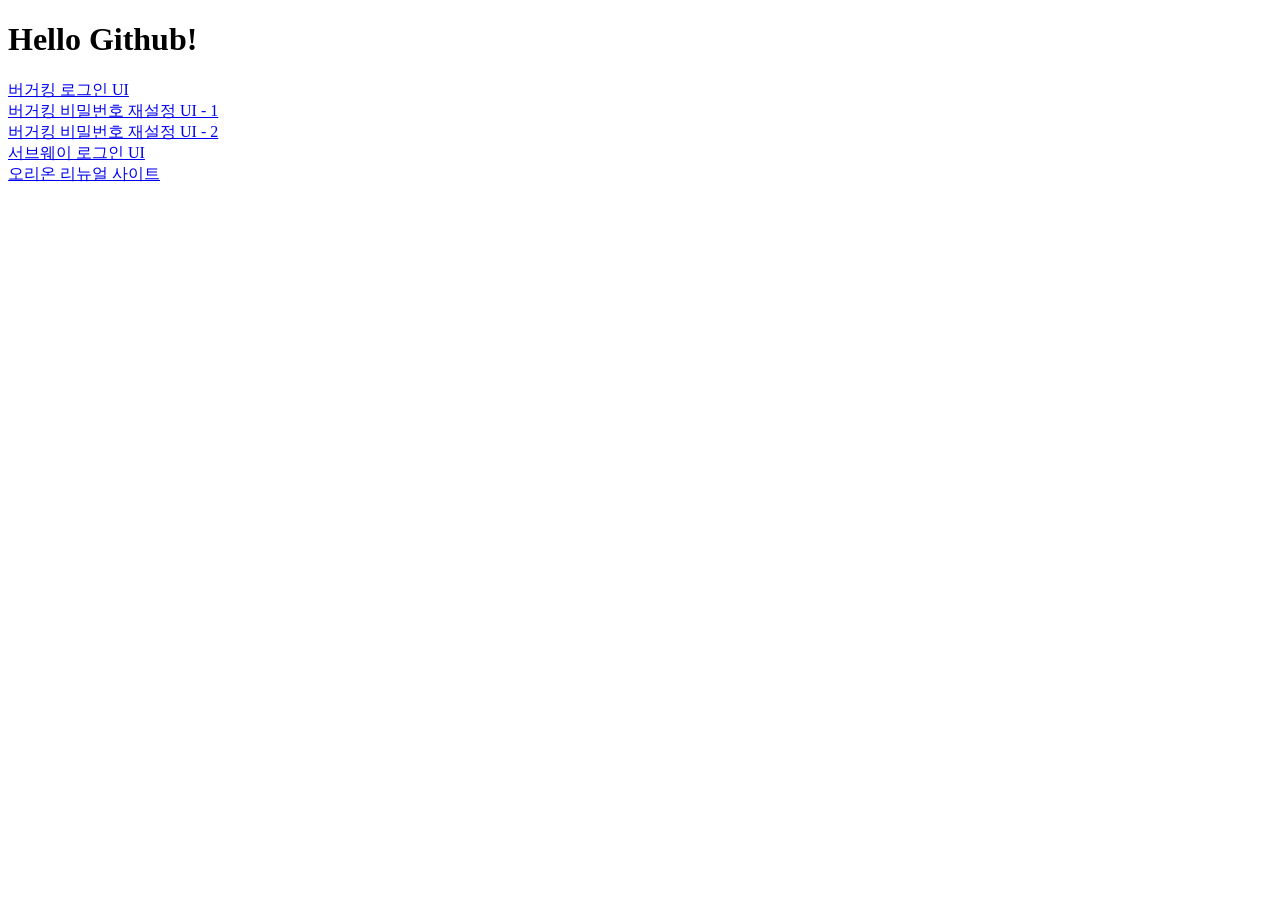
<file: index.html>
<!DOCTYPE html>
<html lang="ko">
<head>
    <meta charset="UTF-8">
    <meta name="viewport" content="width=device-width, initial-scale=1.0">
    <title>찐망고 클래스</title>
    <style>
        a { display: block; }
    </style>
</head>
<body>
    <h1>Hello Github!</h1>
    <a href="bugerking/login.html">버거킹 로그인 UI</a>
    <a href="bugerking/password_reset.html">버거킹 비밀번호 재설정 UI - 1</a>
    <a href="bugerking/password_reset2.html">버거킹 비밀번호 재설정 UI - 2</a>
    <a href="subway/login.html">서브웨이 로그인 UI</a>
    <a href="orion/index.html">오리온 리뉴얼 사이트</a>
</body>
</html>
</file>
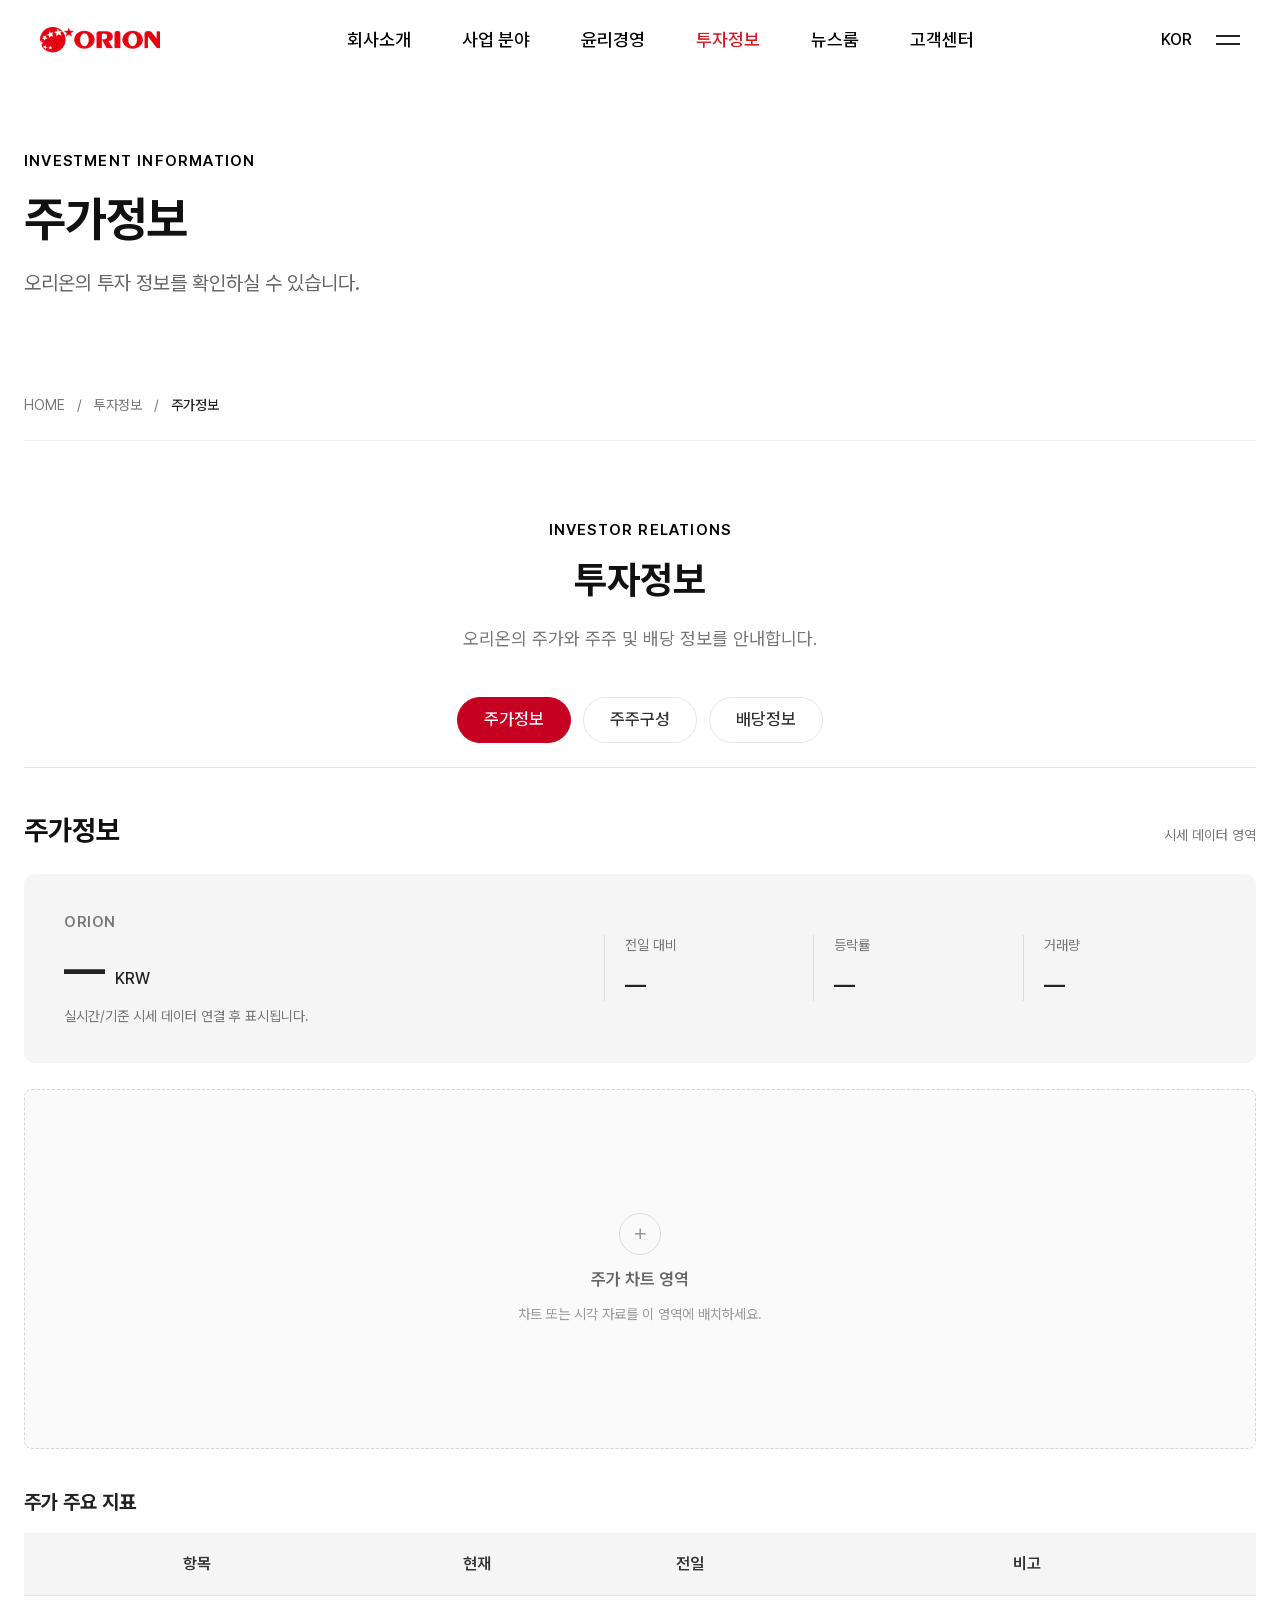
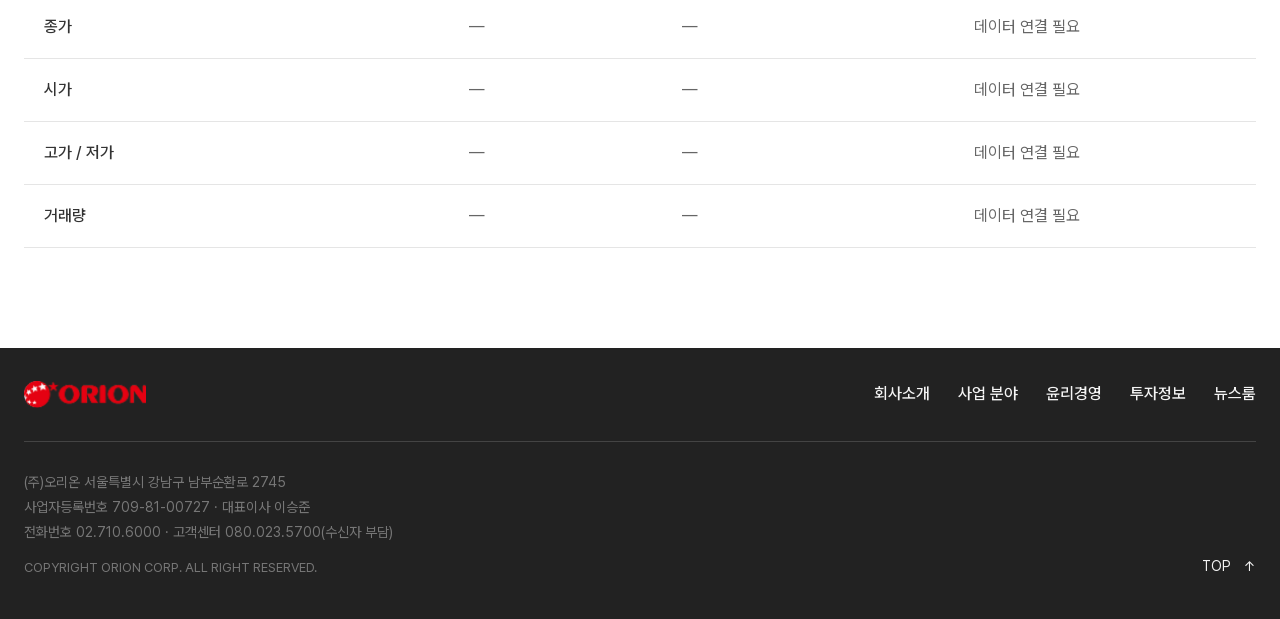
<file: orion/stock.html>
<!DOCTYPE html>
<html lang="ko">
<head>
  <meta charset="UTF-8">
  <meta name="viewport" content="width=device-width, initial-scale=1.0">
  <title>주가정보 | 오리온</title>
  <link rel="stylesheet" href="../css/default.css">
  <link rel="stylesheet" href="../font/css/pretendardvariable.css">
  <link rel="stylesheet" href="css/stock.css">
</head>
<body>
  <header class="site-header stock-header" id="page-top">
    <div class="header-inner">
      <a class="header-logo" href="index.html" aria-label="오리온 메인으로">
        <img src="img/orion_logo.png" alt="ORION">
      </a>
      <nav class="header-nav" aria-label="주요 메뉴">
        <a href="#stock-content">회사소개</a>
        <a href="#stock-content">사업 분야</a>
        <a href="#stock-content">윤리경영</a>
        <a href="#stock-content" class="is-current" aria-current="page">투자정보</a>
        <a href="#stock-content">뉴스룸</a>
        <a href="#stock-content">고객센터</a>
      </nav>
      <div class="header-tools">
        <span class="header-language">KOR</span>
        <button class="header-menu" type="button" aria-label="메뉴" aria-expanded="false">
          <span></span><span></span>
        </button>
      </div>
    </div>
  </header>

  <main id="stock-content">
    <section class="stock-visual" aria-labelledby="page-title">
      <div class="stock-visual-inner">
        <p class="stock-eyebrow">INVESTMENT INFORMATION</p>
        <h1 id="page-title">주가정보</h1>
        <p class="stock-visual-copy">오리온의 투자 정보를 확인하실 수 있습니다.</p>
      </div>
      <div class="stock-visual-image" aria-hidden="true"><!-- 이미지 교체 영역 --></div>
    </section>

    <nav class="stock-breadcrumb container" aria-label="현재 위치">
      <a href="index.html">HOME</a><span aria-hidden="true">/</span><span>투자정보</span><span aria-hidden="true">/</span><strong>주가정보</strong>
    </nav>

    <section class="stock-section container">
      <div class="stock-section-heading">
        <p class="section-kicker">INVESTOR RELATIONS</p>
        <h2>투자정보</h2>
        <p>오리온의 주가와 주주 및 배당 정보를 안내합니다.</p>
      </div>

      <div class="stock-tabs" role="tablist" aria-label="투자정보 하위 메뉴">
        <button class="stock-tab is-active" type="button" role="tab" id="tab-price" aria-controls="panel-price" aria-selected="true" data-tab="price">주가정보</button>
        <button class="stock-tab" type="button" role="tab" id="tab-shareholders" aria-controls="panel-shareholders" aria-selected="false" data-tab="shareholders" tabindex="-1">주주구성</button>
        <button class="stock-tab" type="button" role="tab" id="tab-dividend" aria-controls="panel-dividend" aria-selected="false" data-tab="dividend" tabindex="-1">배당정보</button>
      </div>

      <div class="stock-panels">
        <section class="stock-panel is-active" id="panel-price" role="tabpanel" aria-labelledby="tab-price" data-panel="price">
          <div class="panel-title-row"><h3>주가정보</h3><span class="data-caption">시세 데이터 영역</span></div>
          <div class="quote-summary">
            <div class="quote-main">
              <span class="quote-label">ORION</span>
              <strong class="quote-value">— <small>KRW</small></strong>
              <p class="quote-note">실시간/기준 시세 데이터 연결 후 표시됩니다.</p>
            </div>
            <div class="quote-stats">
              <div><span>전일 대비</span><strong>—</strong></div>
              <div><span>등락률</span><strong>—</strong></div>
              <div><span>거래량</span><strong>—</strong></div>
            </div>
          </div>
          <div class="chart-placeholder" role="img" aria-label="주가 차트 이미지 또는 차트 라이브러리 삽입 영역">
            <span class="placeholder-mark" aria-hidden="true">＋</span>
            <strong>주가 차트 영역</strong>
            <p>차트 또는 시각 자료를 이 영역에 배치하세요.</p>
          </div>
          <div class="data-table-wrap">
            <table class="stock-table">
              <caption>주가 주요 지표</caption>
              <thead><tr><th scope="col">항목</th><th scope="col">현재</th><th scope="col">전일</th><th scope="col">비고</th></tr></thead>
              <tbody>
                <tr><th scope="row">종가</th><td>—</td><td>—</td><td>데이터 연결 필요</td></tr>
                <tr><th scope="row">시가</th><td>—</td><td>—</td><td>데이터 연결 필요</td></tr>
                <tr><th scope="row">고가 / 저가</th><td>—</td><td>—</td><td>데이터 연결 필요</td></tr>
                <tr><th scope="row">거래량</th><td>—</td><td>—</td><td>데이터 연결 필요</td></tr>
              </tbody>
            </table>
          </div>
        </section>

        <section class="stock-panel" id="panel-shareholders" role="tabpanel" aria-labelledby="tab-shareholders" data-panel="shareholders" hidden>
          <div class="panel-title-row"><h3>주주구성</h3><span class="data-caption">공시 기준일 자료 입력</span></div>
          <div class="shareholder-layout">
            <div class="chart-placeholder share-chart-placeholder"><span class="placeholder-mark" aria-hidden="true">＋</span><strong>주주구성 차트 영역</strong><p>주주 구성 비율을 차트로 표현할 수 있습니다.</p></div>
            <div class="data-table-wrap">
              <table class="stock-table">
                <caption>주주 구성 현황</caption>
                <thead><tr><th scope="col">주주 구분</th><th scope="col">보유 주식</th><th scope="col">지분율</th></tr></thead>
                <tbody><tr><th scope="row">최대주주 및 특수관계인</th><td>—</td><td>—</td></tr><tr><th scope="row">기관 및 기타</th><td>—</td><td>—</td></tr><tr><th scope="row">개인주주</th><td>—</td><td>—</td></tr></tbody>
              </table>
            </div>
          </div>
          <p class="data-footnote">※ 실제 공시 기준일과 수치를 확인한 후 업데이트해 주세요.</p>
        </section>

        <section class="stock-panel" id="panel-dividend" role="tabpanel" aria-labelledby="tab-dividend" data-panel="dividend" hidden>
          <div class="panel-title-row"><h3>배당정보</h3><span class="data-caption">결산 기준 자료 입력</span></div>
          <p class="panel-description">주주 환원 정책 및 연도별 배당 내역을 확인할 수 있습니다.</p>
          <div class="data-table-wrap">
            <table class="stock-table dividend-table">
              <caption>연도별 배당 현황</caption>
              <thead><tr><th scope="col">구분</th><th scope="col">2025</th><th scope="col">2024</th><th scope="col">2023</th></tr></thead>
              <tbody><tr><th scope="row">주당 배당금</th><td>—</td><td>—</td><td>—</td></tr><tr><th scope="row">배당수익률</th><td>—</td><td>—</td><td>—</td></tr><tr><th scope="row">배당성향</th><td>—</td><td>—</td><td>—</td></tr></tbody>
            </table>
          </div>
          <p class="data-footnote">※ 배당 관련 수치는 사업보고서 및 공시 자료 확인 후 입력합니다.</p>
        </section>
      </div>
    </section>
  </main>

  <footer class="site-footer">
    <div class="footer-inner">
      <div class="footer-top"><a class="footer-logo" href="index.html" aria-label="오리온 메인"><img src="img/orion_logo.png" alt="ORION"></a>
        <nav class="footer-links" aria-label="푸터 메뉴"><a href="#stock-content">회사소개</a><a href="#stock-content">사업 분야</a><a href="#stock-content">윤리경영</a><a href="#stock-content">투자정보</a><a href="#stock-content">뉴스룸</a></nav>
      </div>
      <div class="footer-bottom"><div class="footer-info"><p>(주)오리온 서울특별시 강남구 남부순환로 2745</p><p>사업자등록번호 709-81-00727 · 대표이사 이승준</p><p>전화번호 02.710.6000 · 고객센터 080.023.5700(수신자 부담)</p><small>COPYRIGHT ORION CORP. ALL RIGHT RESERVED.</small></div><a class="back-top" href="#page-top">TOP <span aria-hidden="true">↑</span></a></div>
    </div>
  </footer>
  <script src="js/stock.js"></script>
</body>
</html>
</file>
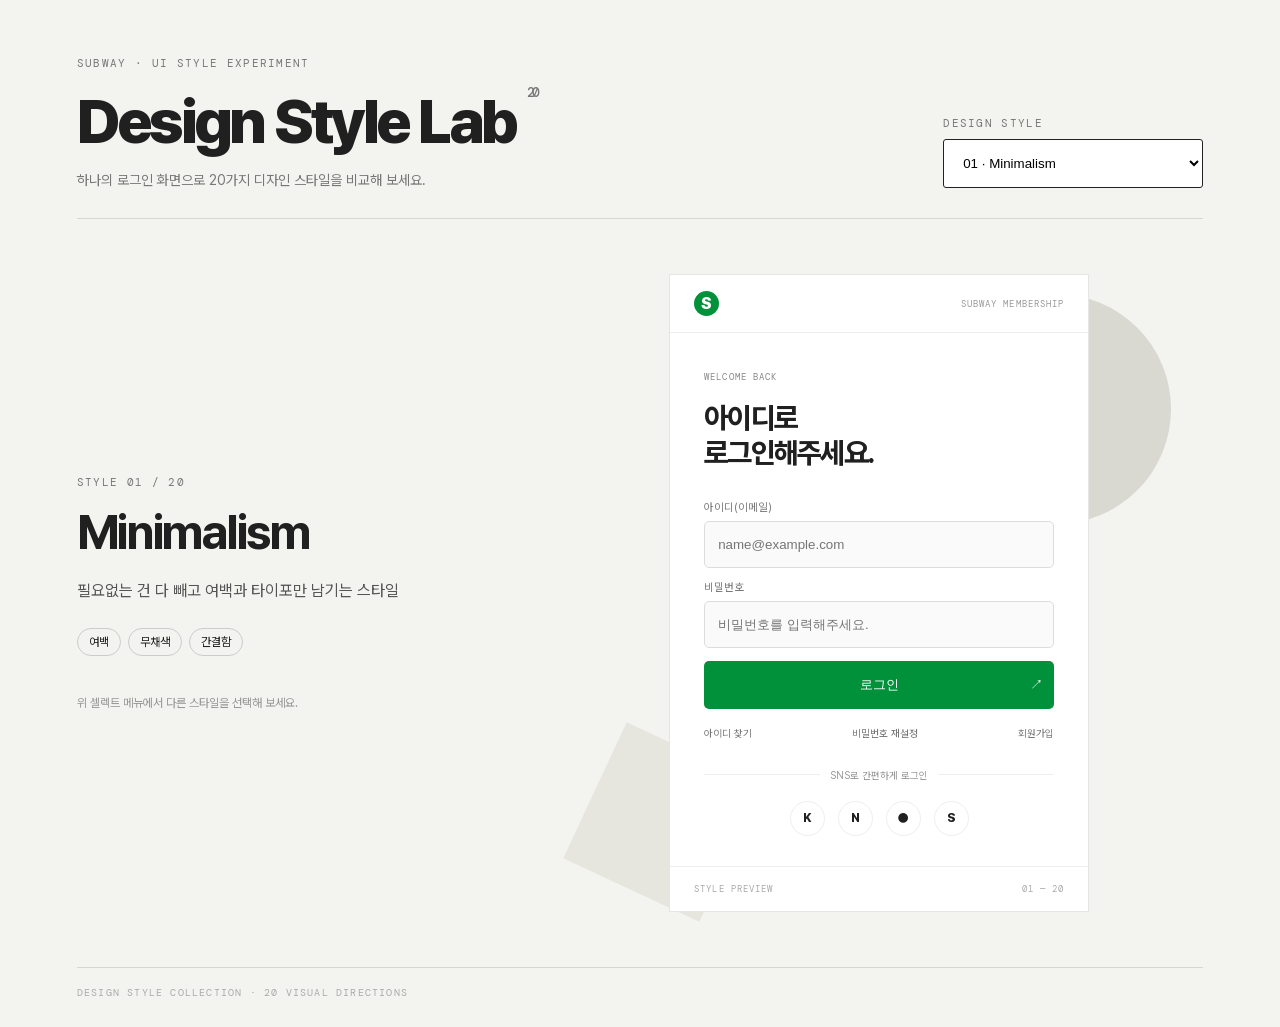
<file: subway/design-styles.html>
<!DOCTYPE html>
<html lang="ko">
<head>
  <meta charset="UTF-8">
  <meta name="viewport" content="width=device-width, initial-scale=1.0">
  <link rel="stylesheet" href="../font/css/pretendardvariable.css">
  <link rel="stylesheet" href="design-styles.css">
  <title>Design Style Lab | 20 Styles</title>
</head>
<body data-theme="minimal">
  <div class="lab">
    <header class="lab-header">
      <div>
        <p class="eyebrow">SUBWAY · UI STYLE EXPERIMENT</p>
        <h1>Design Style Lab<span>20</span></h1>
        <p class="intro">하나의 로그인 화면으로 20가지 디자인 스타일을 비교해 보세요.</p>
      </div>
      <label class="select-wrap">
        <span>DESIGN STYLE</span>
        <select id="styleSelect" aria-label="디자인 스타일 선택">
          <option value="minimal">01 · Minimalism</option>
          <option value="editorial">02 · Editorial</option>
          <option value="swiss">03 · Swiss Style</option>
          <option value="bento">04 · Bento Grid</option>
          <option value="glass">05 · Glassmorphism</option>
          <option value="clay">06 · Claymorphism</option>
          <option value="neo">07 · Neo Brutalism</option>
          <option value="maximal">08 · Maximalism</option>
          <option value="kinetic">09 · Kinetic Typography</option>
          <option value="grain">10 · Grainy Gradient</option>
          <option value="chrome">11 · Y2K Chrome</option>
          <option value="pixel">12 · Pixel Art</option>
          <option value="memphis">13 · Memphis</option>
          <option value="bauhaus">14 · Bauhaus</option>
          <option value="pop">15 · Pop Art</option>
          <option value="collage">16 · Collage</option>
          <option value="risograph">17 · Risograph</option>
          <option value="deco">18 · Art Deco</option>
          <option value="cyber">19 · Cyberpunk</option>
          <option value="iso">20 · Isometric</option>
        </select>
      </label>
    </header>

    <main class="workspace">
      <section class="style-info">
        <p class="style-number" id="styleNumber">STYLE 01 / 20</p>
        <h2 id="styleName">Minimalism</h2>
        <p id="styleDesc">필요없는 건 다 빼고 여백과 타이포만 남기는 스타일</p>
        <div class="chips" id="styleTags"><span>여백</span><span>무채색</span><span>간결함</span></div>
        <p class="hint">위 셀렉트 메뉴에서 다른 스타일을 선택해 보세요.</p>
      </section>

      <section class="preview-area" aria-live="polite">
        <div class="decor decor-a"></div><div class="decor decor-b"></div>
        <article class="preview-card">
          <div class="preview-top"><span class="brand-mark">S</span><span class="top-label">SUBWAY MEMBERSHIP</span></div>
          <div class="preview-content">
            <p class="mini-label">WELCOME BACK</p>
            <h3 class="preview-title"><span>아이디로</span><br>로그인해주세요.</h3>
            <form class="mock-form">
              <label class="mock-field"><span>아이디(이메일)</span><input type="email" placeholder="name@example.com"></label>
              <label class="mock-field"><span>비밀번호</span><input type="password" placeholder="비밀번호를 입력해주세요."></label>
              <button type="button" class="mock-button">로그인 <span>↗</span></button>
            </form>
            <div class="mock-links"><span>아이디 찾기</span><span>비밀번호 재설정</span><span>회원가입</span></div>
            <div class="mock-divider"><span>SNS로 간편하게 로그인</span></div>
            <div class="mock-social"><span>K</span><span>N</span><span>●</span><span>S</span></div>
          </div>
          <footer class="preview-footer">STYLE PREVIEW <span>01 — 20</span></footer>
        </article>
      </section>
    </main>
    <footer class="lab-footer">DESIGN STYLE COLLECTION · 20 VISUAL DIRECTIONS</footer>
  </div>
  <script src="design-styles.js"></script>
</body>
</html>
</file>
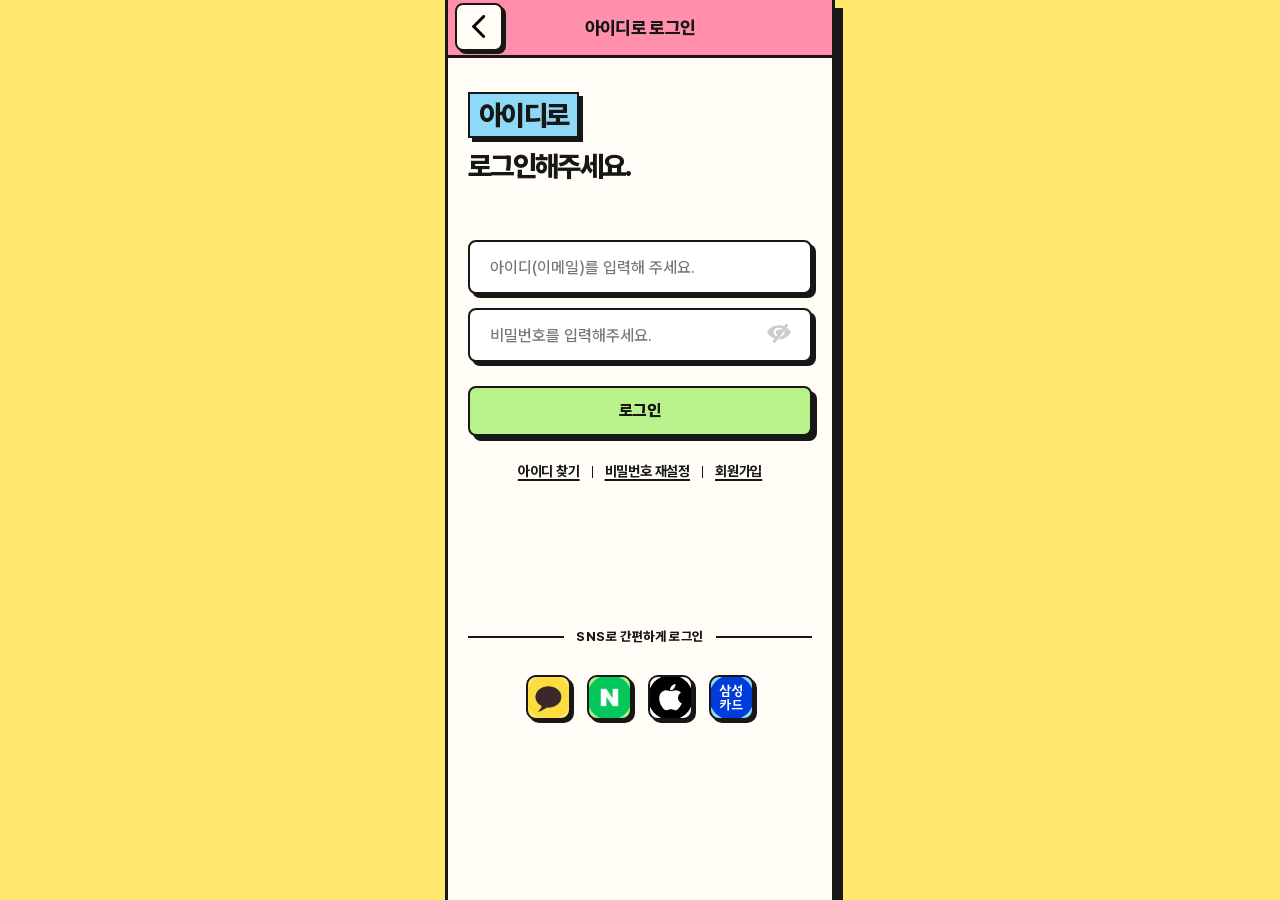
<file: subway/login.html>
<!DOCTYPE html>
<html lang="ko">
<head>
    <meta charset="UTF-8">
    <meta name="viewport" content="width=device-width, initial-scale=1.0">
    <link rel="stylesheet" href="../font/css/pretendardvariable.css">
    <link rel="stylesheet" href="../css/default.css">
    <link rel="stylesheet" href="login.css">
    <link rel="stylesheet" href="neo-brutalism.css">
    <title>써브웨이 아이디로 로그인</title>
</head>
<body>
    <div id="wrap">
        <header>
            <h1>아이디로 로그인</h1>
            <button type="button" class="prev_btn">
                <span class="sr-only">이전</span>
            </button>
        </header>

        <main>
            <h2 class="title">
                <span>아이디로</span>
                <span>로그인해주세요.</span>
            </h2>

            <form action="">
                <fieldset>
                    <legend class="sr-only">아이디 로그인</legend>

                    <div class="input_group">
                        <div class="input_box">
                            <label for="user_id" class="sr-only">아이디(이메일)</label>
                            <input type="email" id="user_id" name="user_id" placeholder="아이디(이메일)를 입력해 주세요.">
                        </div>

                        <div class="input_box password_box">
                            <label for="user_password" class="sr-only">비밀번호</label>
                            <input type="password" id="user_password" name="user_password" placeholder="비밀번호를 입력해주세요.">
                            <button type="button" class="pw_btn">
                                <span class="sr-only">비밀번호 보기</span>
                            </button>
                        </div>
                    </div>

                    <button type="submit" class="login_btn">로그인</button>
                </fieldset>
            </form>

            <nav class="login_link" aria-label="로그인 관련 메뉴">
                <ul>
                    <li><a href="#">아이디 찾기</a></li>
                    <li><a href="#">비밀번호 재설정</a></li>
                    <li><a href="#">회원가입</a></li>
                </ul>
            </nav>

            <section class="sns_login">
                <h2 class="sr-only">SNS 간편 로그인</h2>
                <p class="sns_title">SNS로 간편하게 로그인</p>

                <ul class="sns_list">
                    <li>
                        <a href="#">
                            <span class="sr-only">카카오 로그인</span>
                        </a>
                    </li>
                    <li>
                        <a href="#">
                            <span class="sr-only">네이버 로그인</span>
                        </a>
                    </li>
                    <li>
                        <a href="#">
                            <span class="sr-only">애플 로그인</span>
                        </a>
                    </li>
                    <li>
                        <a href="#">
                            <span class="sr-only">삼성 로그인</span>
                        </a>
                    </li>
                </ul>
            </section>
        </main>
    </div>
</body>
</html>
</file>
<file: css/default.css>
/* ============================================================
   reset.css
   Responsive Reset — Mobile / iOS / Android / Desktop
   ============================================================ */


/* ------------------------------------------------------------
   1. Box Sizing
   ------------------------------------------------------------ */
*,
*::before,
*::after {
  box-sizing: border-box;
}


/* ------------------------------------------------------------
   2. Reset Margin & Padding
   ------------------------------------------------------------ */
* {
  margin: 0;
  padding: 0;
}


/* ------------------------------------------------------------
   3. Root / HTML
   ------------------------------------------------------------ */
html {
  -webkit-text-size-adjust: 100%;
  text-size-adjust: 100%;
  /* scroll-behavior는 전역 설정 대신 필요한 곳에 개별 적용 권장 */
}


/* ------------------------------------------------------------
   4. Body
   ------------------------------------------------------------ */
body {
  min-height: 100dvh;
  line-height: 1.5;
  text-rendering: optimizeSpeed;
  -webkit-font-smoothing: antialiased;
  -moz-osx-font-smoothing: grayscale;
  overflow-x: hidden;
}

/* overflow-x 양쪽 차단 */
html {
  overflow-x: hidden;
}


/* ------------------------------------------------------------
   5. Typography
   ------------------------------------------------------------ */
h1, h2, h3, h4, h5, h6, p {
  overflow-wrap: break-word;
  word-break: keep-all; /* 한국어 줄바꿈 최적화 */
}


/* ------------------------------------------------------------
   6. Lists
   ------------------------------------------------------------ */
ul,
ol {
  list-style: none;
}


/* ------------------------------------------------------------
   7. Links
   ------------------------------------------------------------ */
a {
  color: inherit;
  text-decoration: none;
}


/* ------------------------------------------------------------
   8. Media
   ------------------------------------------------------------ */
img,
picture,
video,
canvas,
svg {
  display: block;
  max-width: 100%;
  vertical-align: middle; /* 인라인 이미지 하단 틈새 제거 */
}

/* 이미지 비율 유지 */
img {
  height: auto;
}


/* ------------------------------------------------------------
   9. Form Elements
   ------------------------------------------------------------ */
input,
button,
textarea,
select {
  font: inherit;
  color: inherit;
  background: none;
  border: none;
  padding: 0;
}

/* iOS 기본 스타일 제거 */
button,
input[type="button"],
input[type="submit"],
input[type="reset"],
input,
textarea,
select {
  appearance: none;
  -webkit-appearance: none;
  border-radius: 0;
}

/* 버튼 커서 */
button,
[type="button"],
[type="submit"],
[type="reset"],
[role="button"] {
  cursor: pointer;
}

/* Textarea */
textarea {
  resize: vertical;
}

/* Remove iOS input inner shadow */
input:not([type="range"]),
textarea {
  -webkit-appearance: none;
}


/* ------------------------------------------------------------
   10. Tables
   ------------------------------------------------------------ */
table {
  border-collapse: collapse;
  border-spacing: 0;
}


/* ------------------------------------------------------------
   11. Accessibility
   ------------------------------------------------------------ */
/* 포커스 링 — 완전 제거 대신 커스텀 유지 (접근성) */
:focus {
  outline: none;
}
:focus-visible {
  outline: 2px solid currentColor;
  outline-offset: 2px;
}

/* 스크린리더 전용 숨김 유틸 */
.sr-only {
  position: absolute;
  width: 1px;
  height: 1px;
  padding: 0;
  margin: -1px;
  overflow: hidden;
  clip: rect(0, 0, 0, 0);
  white-space: nowrap;
  border: 0;
}

/* 모션 감소 설정 대응 */
@media (prefers-reduced-motion: reduce) {
  *,
  *::before,
  *::after {
    animation-duration: 0.01ms !important;
    animation-iteration-count: 1 !important;
    transition-duration: 0.01ms !important;
    scroll-behavior: auto !important;
  }
}

/* hidden 속성 보장 */
[hidden] {
  display: none !important;
}


/* ------------------------------------------------------------
   12. Touch / Tap 최적화
   ------------------------------------------------------------ */
a,
button {
  -webkit-tap-highlight-color: transparent;
}

button,
a,
input,
select,
textarea {
  touch-action: manipulation;
}


/* ------------------------------------------------------------
   13. Inherit (선택적)
   ------------------------------------------------------------ */
/* 일부 브라우저에서 상속 누락 보완 */
fieldset {
  border: none;
}

legend {
  padding: 0;
}

/* hr 기본 스타일 초기화 */
hr {
  border: none;
  border-top: 1px solid currentColor;
  margin: 0;
}
</file>
<file: font/css/pretendardvariable.css>
/*
Copyright (c) 2021 Kil Hyung-jin, with Reserved Font Name Pretendard.
https://github.com/orioncactus/pretendard

This Font Software is licensed under the SIL Open Font License, Version 1.1.
This license is copied below, and is also available with a FAQ at:
http://scripts.sil.org/OFL
*/

@font-face {
	font-family: 'Pretendard Variable';
	font-weight: 45 920;
	font-style: normal;
	font-display: swap;
	src: url('../PretendardVariable.woff2') format('woff2-variations');
}
</file>
<file: orion/css/stock.css>
@charset "UTF-8";
/* Orion stock subpage — Design.md tokens & components */
:root { --stock-content-width: 1380px; }
body { color: var(--text-primary); background: var(--background-default); font-family: "Pretendard Variable", sans-serif; }
.container { width: min(100% - 48px, var(--stock-content-width)); margin-inline: auto; }

/* Header follows the main page's 80px / 1920px flex structure */
.stock-header { position: absolute; inset: 0 0 auto; z-index: 20; height: 80px; background: #fff; }
.stock-header .header-inner { width: 100%; max-width: 1920px; height: 80px; margin: 0 auto; padding: 0 24px; display: flex; align-items: center; justify-content: space-between; gap: 24px; }
.stock-header .header-logo { flex: 0 0 auto; display: flex; align-items: center; }
.stock-header .header-logo img { width: 120px; max-height: 48px; object-fit: contain; }
.stock-header .header-nav { display: flex; align-items: center; justify-content: center; gap: clamp(24px, 4vw, 64px); white-space: nowrap; }
.stock-header .header-nav a, .stock-header .header-language { color: var(--text-primary); text-decoration: none; font-size: 18px; line-height: 1; font-weight: 500; transition: color .2s ease; }
.stock-header .header-nav a:hover, .stock-header .header-nav a.is-current { color: #d71920; }
.stock-header .header-tools { display: flex; align-items: center; gap: 32px; }
.stock-header .header-language { font-size: 16px; }
.stock-header .header-menu { width: 24px; height: 24px; display: flex; flex-direction: column; justify-content: center; gap: 6px; padding: 3px 0; background: transparent; }
.stock-header .header-menu span { width: 24px; height: 2px; background: #222; display: block; }
.stock-header a:focus-visible, .stock-header button:focus-visible { outline: 2px solid currentColor; outline-offset: 3px; }

/* Subpage visual: quiet title area, no fabricated photography */
.stock-visual { position: relative; min-height: 360px; padding: 150px 24px 72px; overflow: hidden; background: var(--soft-gray); }
.stock-visual-inner { position: relative; z-index: 1; width: min(100%, 1380px); margin: 0 auto; }
.stock-eyebrow, .section-kicker { margin-bottom: 16px; color: var(--orion); font-size: 15px; font-weight: 600; letter-spacing: .08em; }
.stock-visual h1 { margin: 0; color: #111; font-size: 48px; font-weight: 700; line-height: 1.25; }
.stock-visual-copy { margin-top: 18px; color: #666; font-size: 20px; line-height: 1.6; }
.stock-visual-image { position: absolute; inset: 0; pointer-events: none; /* 추후 이미지 삽입 가능 */ }

.stock-breadcrumb { display: flex; align-items: center; gap: 12px; padding: 24px 0; color: #777; font-size: 14px; border-bottom: 1px solid #eee; }
.stock-breadcrumb a { transition: color .2s ease; }
.stock-breadcrumb a:hover { color: var(--orion); }
.stock-breadcrumb strong { color: #222; font-weight: 500; }

.stock-section { padding: 78px 0 100px; }
.stock-section-heading { text-align: center; margin-bottom: 42px; }
.stock-section-heading .section-kicker { margin-bottom: 12px; }
.stock-section-heading h2 { margin: 0; color: #111; font-size: 38px; line-height: 1.4; font-weight: 700; }
.stock-section-heading > p:last-child { margin-top: 18px; color: #777; font-size: 18px; line-height: 1.7; }

.stock-tabs { display: flex; justify-content: center; flex-wrap: wrap; gap: 12px; margin: 0 0 44px; padding-bottom: 24px; border-bottom: 1px solid #e5e5e5; }
.stock-tab { min-height: 46px; padding: 0 26px; border: 1px solid #e8e8e8; border-radius: 999px; background: #fff; color: #333; font-size: 17px; font-weight: 500; transition: color .2s ease, background-color .2s ease, border-color .2s ease; }
.stock-tab:hover { border-color: #c60020; color: #c60020; }
.stock-tab.is-active { border-color: #c60020; background: #c60020; color: #fff; }
.stock-tab:focus-visible { outline: 2px solid currentColor; outline-offset: 3px; }
.stock-panel { animation: panelFade .24s ease both; }
.stock-panel[hidden] { display: none; }
@keyframes panelFade { from { opacity: 0; transform: translateY(8px); } to { opacity: 1; transform: translateY(0); } }
.panel-title-row { display: flex; align-items: baseline; justify-content: space-between; gap: 20px; margin-bottom: 24px; }
.panel-title-row h3 { color: #111; font-size: 28px; font-weight: 700; line-height: 1.35; }
.data-caption { color: #777; font-size: 14px; }

.quote-summary { display: grid; grid-template-columns: 1fr 1.2fr; gap: 30px; padding: 36px 40px; border-radius: 10px; background: #f5f5f5; }
.quote-label { color: #777; font-size: 15px; font-weight: 600; letter-spacing: .04em; }
.quote-value { display: block; margin-top: 10px; color: #222; font-size: 42px; line-height: 1.2; font-weight: 700; }
.quote-value small { font-size: 16px; font-weight: 500; }
.quote-note { margin-top: 12px; color: #777; font-size: 14px; }
.quote-stats { display: grid; grid-template-columns: repeat(3, 1fr); align-items: center; gap: 16px; }
.quote-stats div { display: flex; flex-direction: column; gap: 12px; padding-left: 20px; border-left: 1px solid #ddd; }
.quote-stats span { color: #777; font-size: 14px; }
.quote-stats strong { color: #222; font-size: 22px; font-weight: 600; }

.chart-placeholder { min-height: 360px; margin: 26px 0 38px; display: flex; flex-direction: column; align-items: center; justify-content: center; gap: 12px; border: 1px dashed #d5d5d5; border-radius: 8px; background: #fafafa; color: #777; text-align: center; }
.placeholder-mark { display: grid; place-items: center; width: 42px; height: 42px; border: 1px solid #ddd; border-radius: 50%; color: #999; font-size: 24px; font-weight: 300; }
.chart-placeholder strong { color: #666; font-size: 17px; font-weight: 600; }
.chart-placeholder p { color: #999; font-size: 14px; }
.data-table-wrap { width: 100%; overflow-x: auto; }
.stock-table { width: 100%; border-collapse: collapse; text-align: center; font-size: 16px; }
.stock-table caption { padding: 0 0 16px; color: #222; font-size: 20px; font-weight: 700; text-align: left; }
.stock-table thead { background: #f5f5f5; }
.stock-table th, .stock-table td { padding: 19px 20px; border-bottom: 1px solid #e5e5e5; white-space: nowrap; }
.stock-table thead th { color: #333; font-weight: 600; }
.stock-table tbody th { color: #333; font-weight: 500; text-align: left; }
.stock-table tbody td { color: #666; }
.stock-table tbody tr:hover { background: #fafafa; }

.shareholder-layout { display: grid; grid-template-columns: .9fr 1.1fr; gap: 30px; align-items: stretch; }
.share-chart-placeholder { min-height: 320px; margin: 0; }
.shareholder-layout .stock-table caption { padding-top: 0; }
.data-footnote { margin-top: 16px; color: #777; font-size: 14px; line-height: 1.6; }
.panel-description { margin: -4px 0 28px; color: #666; font-size: 18px; line-height: 1.7; }

.site-footer { padding: 0 24px 42px; background: #222; color: #777; }
.footer-inner { width: min(100%, 1720px); margin: 0 auto; }
.footer-top { min-height: 94px; display: flex; align-items: center; justify-content: space-between; gap: 30px; border-bottom: 1px solid #444; }
.footer-logo img { width: 122px; height: auto; }
.footer-links { display: flex; align-items: center; flex-wrap: wrap; gap: 42px; }
.footer-links a { color: #f4f4f4; font-size: 16px; font-weight: 500; transition: color .2s ease; }
.footer-links a:hover { color: #fff; }
.footer-bottom { display: flex; justify-content: space-between; align-items: flex-end; gap: 24px; padding-top: 28px; }
.footer-info p { font-size: 14px; line-height: 1.8; }
.footer-info small { display: block; margin-top: 12px; font-size: 13px; line-height: 1.5; }
.back-top { display: inline-flex; align-items: center; gap: 12px; color: #f4f4f4; font-size: 14px; }

@media (max-width: 1600px) {
  .stock-header .header-inner { padding-inline: 40px; }
  .stock-header .header-tools { gap: 24px; }
  .footer-links { gap: 28px; }
}
@media (max-width: 1024px) {
  .stock-header, .stock-header .header-inner { height: 72px; }
  .stock-header .header-inner { padding-inline: 24px; }
  .stock-header .header-logo img { width: 104px; }
  .stock-header .header-nav { display: none; }
  .stock-header .header-tools { gap: 24px; }
  .stock-visual { min-height: 310px; padding-top: 125px; padding-bottom: 56px; }
  .stock-visual h1 { font-size: 40px; }
  .stock-section { padding: 58px 0 72px; }
  .shareholder-layout { grid-template-columns: 1fr; }
  .share-chart-placeholder { min-height: 260px; }
}
@media (max-width: 700px) {
  .container { width: calc(100% - 40px); }
  .stock-visual { min-height: 260px; padding: 110px 20px 40px; }
  .stock-eyebrow, .section-kicker { font-size: 11px; margin-bottom: 10px; }
  .stock-visual h1 { font-size: 28px; }
  .stock-visual-copy { margin-top: 12px; font-size: 14px; }
  .stock-breadcrumb { gap: 8px; padding: 17px 0; font-size: 12px; }
  .stock-section { padding: 42px 0 54px; }
  .stock-section-heading { margin-bottom: 28px; }
  .stock-section-heading h2 { font-size: 20px; }
  .stock-section-heading > p:last-child { margin-top: 12px; font-size: 14px; }
  .stock-tabs { gap: 7px; margin-bottom: 28px; padding-bottom: 18px; }
  .stock-tab { min-height: 36px; padding: 0 15px; font-size: 13px; }
  .panel-title-row { align-items: flex-start; flex-direction: column; gap: 8px; margin-bottom: 16px; }
  .panel-title-row h3 { font-size: 20px; }
  .data-caption { font-size: 12px; }
  .quote-summary { grid-template-columns: 1fr; gap: 22px; padding: 24px 20px; border-radius: 7px; }
  .quote-value { font-size: 32px; }
  .quote-stats { gap: 8px; }
  .quote-stats div { padding-left: 10px; gap: 8px; }
  .quote-stats span { font-size: 11px; }
  .quote-stats strong { font-size: 16px; }
  .chart-placeholder { min-height: 240px; margin: 18px 0 28px; }
  .stock-table { font-size: 13px; }
  .stock-table caption { font-size: 16px; }
  .stock-table th, .stock-table td { padding: 14px 12px; }
  .panel-description { font-size: 14px; }
  .site-footer { padding: 0 20px 28px; }
  .footer-top { align-items: flex-start; flex-direction: column; padding: 26px 0; gap: 22px; }
  .footer-logo img { width: 100px; }
  .footer-links { gap: 14px 22px; }
  .footer-links a { font-size: 13px; }
  .footer-bottom { align-items: flex-start; flex-direction: column; padding-top: 22px; }
  .footer-info p { font-size: 12px; }
  .footer-info small { font-size: 11px; }
}
@media (prefers-reduced-motion: reduce) { .stock-panel { animation: none; } }
</file>
<file: subway/design-styles.css>
@import url('https://fonts.googleapis.com/css2?family=DM+Mono:wght@400;500&family=Playfair+Display:ital,wght@0,600;1,600&family=Press+Start+2P&display=swap');
:root{font-family:"Pretendard Variable",sans-serif;color:#202020;background:#f3f3f0;font-synthesis:none}
*{box-sizing:border-box}
body{margin:0;min-height:100vh;background:#f3f3f0}
.lab{max-width:1440px;margin:auto;padding:56px 6vw 28px}
.lab-header{display:flex;align-items:end;justify-content:space-between;gap:32px;border-bottom:1px solid #d6d6d0;padding-bottom:30px}
.eyebrow,.select-wrap>span,.style-number,.mini-label,.top-label,.preview-footer,.lab-footer{font-family:"DM Mono",monospace;font-size:11px;letter-spacing:.12em}
.eyebrow{color:#777;margin:0 0 14px}
.lab-header h1{font-size:clamp(32px,5vw,62px);letter-spacing:-.06em;margin:0;font-weight:850}
.lab-header h1 span{font:500 13px "DM Mono";vertical-align:top;margin-left:12px;color:#777}
.intro{color:#777;margin:14px 0 0;font-size:14px}
.select-wrap{display:grid;gap:9px;min-width:260px}
.select-wrap>span{color:#777}
select{font:600 14px inherit;padding:15px 42px 15px 15px;border:1px solid #222;background:#fff;border-radius:3px;cursor:pointer}
.workspace{display:grid;grid-template-columns:minmax(220px,.75fr) minmax(350px,1.25fr);gap:7vw;align-items:center;padding:55px 0}
.style-number{color:#777}
.style-info h2{font-size:clamp(30px,4vw,48px);letter-spacing:-.05em;margin:14px 0}
.style-info>p:not(.style-number):not(.hint){line-height:1.7;color:#555;max-width:340px}
.chips{display:flex;flex-wrap:wrap;gap:7px;margin-top:24px}
.chips span{font-size:12px;border:1px solid #ccc;border-radius:20px;padding:6px 11px}
.hint{font-size:12px;color:#999;margin-top:40px}
.preview-area{position:relative;min-height:610px;display:grid;place-items:center;isolation:isolate}
.decor{position:absolute;z-index:-1}
.decor-a{width:230px;height:230px;border-radius:50%;background:#d9d9d2;top:20px;right:5%}
.decor-b{width:150px;height:150px;background:#e6e6df;bottom:15px;left:5%;transform:rotate(25deg)}
.preview-card{width:min(100%,420px);min-height:540px;background:#fff;border:1px solid #e5e5e5;position:relative;overflow:hidden;transition:all .35s ease}
.preview-top{height:58px;border-bottom:1px solid #eee;display:flex;align-items:center;justify-content:space-between;padding:0 24px}
.brand-mark{display:grid;place-items:center;width:25px;height:25px;background:#00913a;color:#fff;font-weight:900;border-radius:50%}
.top-label{font-size:9px;color:#999}
.preview-content{padding:38px 34px 30px}
.mini-label{font-size:9px;color:#888;margin:0 0 18px}
.preview-title{font-size:29px;line-height:1.2;letter-spacing:-.06em;margin:0 0 30px;font-weight:750}
.preview-title span{display:inline-block}
.mock-form{display:grid;gap:13px}
.mock-field{display:grid;gap:7px;font-size:11px;color:#777}
.mock-field input{width:100%;height:47px;border:1px solid #ddd;background:#fafafa;padding:0 13px;border-radius:5px;font:13px inherit;outline:none}
.mock-field input:focus{border-color:#555}
.mock-button{height:48px;border:0;background:#00913a;color:#fff;font:700 14px inherit;border-radius:5px;display:flex;align-items:center;justify-content:center;gap:10px;cursor:pointer}
.mock-button span{position:absolute;right:45px}
.mock-links{display:flex;justify-content:space-between;margin:18px 0 30px;font-size:10px;color:#777}
.mock-divider{display:flex;align-items:center;gap:10px;color:#999;font-size:10px;white-space:nowrap}
.mock-divider:before,.mock-divider:after{content:"";height:1px;background:#eee;flex:1}
.mock-social{display:flex;justify-content:center;gap:13px;margin-top:20px}
.mock-social span{width:35px;height:35px;border:1px solid #eee;border-radius:50%;display:grid;place-items:center;font-size:12px;font-weight:800}
.preview-footer{border-top:1px solid #eee;padding:16px 24px;color:#aaa;font-size:9px;display:flex;justify-content:space-between}
.lab-footer{border-top:1px solid #d6d6d0;padding-top:18px;color:#aaa;font-size:10px}
button,input,select{transition:all .2s ease}

/* 02 Editorial */
body[data-theme="editorial"]{background:#e9e4da}
[data-theme="editorial"] .preview-card{background:#f8f3e9;border:3px double #29251f}
[data-theme="editorial"] .preview-top,[data-theme="editorial"] .preview-footer{border-color:#29251f}
[data-theme="editorial"] .preview-title{font:italic 600 34px "Playfair Display",serif;letter-spacing:-.03em}
[data-theme="editorial"] .mock-button{background:#29251f;border-radius:0;text-transform:uppercase;letter-spacing:.12em}
[data-theme="editorial"] .mock-field input{border:0;border-bottom:1px solid #29251f;border-radius:0;background:transparent}
[data-theme="editorial"] .brand-mark{border-radius:0;background:#29251f}
[data-theme="editorial"] .decor-a{border-radius:0;background:#d2c7b6}
/* 03 Swiss */
[data-theme="swiss"]{background:#f4f0e9}
[data-theme="swiss"] .preview-card{border:0;border-radius:0}
[data-theme="swiss"] .preview-top{border-bottom:4px solid #171717}
[data-theme="swiss"] .brand-mark{border-radius:0;background:#e32620}
[data-theme="swiss"] .preview-title{font-size:39px;line-height:.98;font-weight:900}
[data-theme="swiss"] .preview-title span{color:#e32620}
[data-theme="swiss"] .mock-button{background:#e32620;border-radius:0}
[data-theme="swiss"] .mock-field input{border-radius:0;border:1px solid #111;background:#fff}
[data-theme="swiss"] .preview-footer{background:#111;color:#fff;border:0}
/* 04 Bento */
[data-theme="bento"] .preview-card{border:0;border-radius:24px;background:#f7f7f7;padding:10px}
[data-theme="bento"] .preview-top{background:#fff;border:0;border-radius:16px}
[data-theme="bento"] .preview-content{background:#fff;border-radius:18px;margin-top:10px}
[data-theme="bento"] .preview-title{font-size:26px}
[data-theme="bento"] .mock-field input{border:0;background:#f1f1f1;border-radius:12px}
[data-theme="bento"] .mock-button{border-radius:14px;background:#171717}
[data-theme="bento"] .mock-social span{border:0;background:#f0f0f0;border-radius:12px}
[data-theme="bento"] .preview-footer{border:0}
/* 05 Glass */
[data-theme="glass"]{background:radial-gradient(circle at 20% 20%,#b4d9ff,transparent 40%),linear-gradient(135deg,#c8b6fa,#b6f0df)}
[data-theme="glass"] .decor-a{background:#fff6;border:1px solid #fff9;backdrop-filter:blur(15px)}
[data-theme="glass"] .decor-b{background:#f7f5ff80;border:1px solid #fff8;backdrop-filter:blur(15px)}
[data-theme="glass"] .preview-card{background:#ffffff55;backdrop-filter:blur(24px);border:1px solid #ffffffb8;border-radius:24px;box-shadow:0 25px 60px #44508020}
[data-theme="glass"] .preview-top,[data-theme="glass"] .preview-footer{border-color:#fff8}
[data-theme="glass"] .mock-field input{background:#ffffff55;border:1px solid #fff9;border-radius:12px}
[data-theme="glass"] .mock-button{background:#5f64d8;border-radius:12px}
/* 06 Clay */
[data-theme="clay"]{background:#f4e9ff}
[data-theme="clay"] .preview-card{background:#f9f2ff;border:0;border-radius:32px;box-shadow:12px 12px 25px #cdbbe8,-10px -10px 25px #fff}
[data-theme="clay"] .preview-top{border:0}
[data-theme="clay"] .mock-field input{border:0;border-radius:16px;background:#f2e7ff;box-shadow:inset 4px 4px 8px #d7c5e7,inset -4px -4px 8px #fff}
[data-theme="clay"] .mock-button{background:#b18be4;border-radius:16px;box-shadow:5px 5px 10px #d1bce9,-4px -4px 8px #fff}
/* 07 Neo */
[data-theme="neo"]{background:#ffe66d}
[data-theme="neo"] .preview-card{border:3px solid #171717;background:#fffdf5;box-shadow:9px 9px 0 #171717}
[data-theme="neo"] .preview-top,[data-theme="neo"] .preview-footer{border-color:#171717}
[data-theme="neo"] .brand-mark{border-radius:4px;background:#ff8fab;color:#171717;border:2px solid #171717}
[data-theme="neo"] .preview-title span{background:#8ed8f8;border:2px solid #171717;padding:3px 5px;box-shadow:3px 3px #171717}
[data-theme="neo"] .mock-field input{border:2px solid #171717;border-radius:7px;box-shadow:3px 3px #171717;background:white}
[data-theme="neo"] .mock-button{background:#b8f28b;color:#171717;border:2px solid #171717;border-radius:7px;box-shadow:4px 4px #171717}
[data-theme="neo"] .mock-button:active{transform:translate(3px,3px);box-shadow:1px 1px #171717}
[data-theme="neo"] .mock-social span{border:2px solid #171717;border-radius:8px;box-shadow:2px 2px #171717}
/* 08 Maximalism */
[data-theme="maximal"]{background:conic-gradient(from 45deg,#ff6a00,#ffdf00,#ff4fa3,#7c4dff,#00c9a7,#ff6a00)}
[data-theme="maximal"] .preview-card{border:5px double #171717;box-shadow:8px 8px 0 #ff00aa,-8px -8px 0 #00d9ff}
[data-theme="maximal"] .preview-title{text-shadow:2px 2px #ff5ba7,4px 4px #60dfff}
[data-theme="maximal"] .mock-button{background:#ffdf00;color:#171717;border:3px solid #171717;border-radius:0;box-shadow:4px 4px #ff4fa3}
[data-theme="maximal"] .mock-field input{border:2px solid #171717;border-radius:0}
/* 09 Kinetic */
[data-theme="kinetic"] .preview-title{animation:kinetic 2.4s ease-in-out infinite alternate}
[data-theme="kinetic"] .preview-title span{background:linear-gradient(90deg,#ff4f9a,#6b5cff,#00c8c8,#ff4f9a);background-size:250%;color:transparent;background-clip:text}
[data-theme="kinetic"] .mock-button{background:#222;border-radius:3px}
@keyframes kinetic{from{letter-spacing:-.06em;transform:translateX(0)}to{letter-spacing:.01em;transform:translateX(3px)}}
/* 10 Grain */
[data-theme="grain"]{background:radial-gradient(at 20% 20%,#ffb5b5,transparent 40%),radial-gradient(at 80% 70%,#b6b5ff,transparent 45%),#f4d8c9}
[data-theme="grain"] .preview-card{background:linear-gradient(140deg,#fff9e8,#f4d9ee);border:1px solid #fff;border-radius:18px;box-shadow:0 20px 45px #886e8b30}
[data-theme="grain"] .mock-button{background:linear-gradient(110deg,#d47b9e,#8e80d7);border-radius:12px}
[data-theme="grain"] .decor-a{background:radial-gradient(#fff9,#ffb5b5)}
/* 11 Chrome */
[data-theme="chrome"]{background:linear-gradient(135deg,#f4caff,#c6f6ff,#fff0bd)}
[data-theme="chrome"] .preview-card{background:linear-gradient(145deg,#fff,#d9e1ea 40%,#fff);border:2px solid #aab6c4;border-radius:22px;box-shadow:inset 0 0 0 2px #fff,0 12px 30px #9aa6bb55}
[data-theme="chrome"] .preview-title{background:linear-gradient(#fff,#8d99a8 35%,#fff 50%,#7b8798 75%,#fff);color:#657184;background-clip:text}
[data-theme="chrome"] .mock-button{background:linear-gradient(#fff,#c4ccd7,#fff);color:#4c5666;border:1px solid #aab3c2;border-radius:30px}
[data-theme="chrome"] .mock-field input{border-radius:18px;background:#ffffffa8;border:1px solid #b6c1cf}
/* 12 Pixel */
[data-theme="pixel"]{background:#b7e5a5;font-family:"Press Start 2P",monospace}
[data-theme="pixel"] .preview-card{border:4px solid #222;border-radius:0;box-shadow:8px 8px 0 #222}
[data-theme="pixel"] .preview-title{font:12px/2 "Press Start 2P";letter-spacing:0}
[data-theme="pixel"] .mock-field{font-size:8px}
[data-theme="pixel"] .mock-field input{border:3px solid #222;border-radius:0;background:#fff;font:9px "DM Mono"}
[data-theme="pixel"] .mock-button{border:3px solid #222;border-radius:0;background:#8be28b;color:#222;font:9px "Press Start 2P";box-shadow:4px 4px #222}
[data-theme="pixel"] .mock-social span{border:3px solid #222;border-radius:0}
/* 13 Memphis */
[data-theme="memphis"]{background:#ffb8d4}
[data-theme="memphis"] .decor-a{background:#ffe45c;border:3px solid #171717;border-radius:50%}
[data-theme="memphis"] .decor-b{background:#70d9ef;border:3px solid #171717;transform:rotate(45deg)}
[data-theme="memphis"] .preview-card{border:3px solid #171717;border-radius:0;box-shadow:7px 7px #171717}
[data-theme="memphis"] .preview-title{background:#fff;padding:5px;transform:rotate(-2deg)}
[data-theme="memphis"] .mock-button{background:#ff7b54;color:#171717;border:2px solid #171717;border-radius:0}
/* 14 Bauhaus */
[data-theme="bauhaus"]{background:#f4eee0}
[data-theme="bauhaus"] .decor-a{background:#e32620;border-radius:50%}
[data-theme="bauhaus"] .decor-b{background:#f5c400;transform:rotate(45deg)}
[data-theme="bauhaus"] .preview-card{border:2px solid #171717;border-radius:0}
[data-theme="bauhaus"] .brand-mark{border-radius:0;background:#e32620}
[data-theme="bauhaus"] .preview-title{font-size:31px;font-weight:900}
[data-theme="bauhaus"] .mock-button{background:#0756a5;border-radius:0}
[data-theme="bauhaus"] .mock-field input{border:2px solid #171717;border-radius:0}
/* 15 Pop Art */
[data-theme="pop"]{background-color:#ffe65c;background-image:radial-gradient(#171717 1.5px,transparent 1.5px);background-size:12px 12px}
[data-theme="pop"] .preview-card{border:4px solid #171717;box-shadow:8px 8px #171717;border-radius:0}
[data-theme="pop"] .preview-title{text-shadow:2px 2px #ff4f9a,-2px -2px #00c9ef;font-weight:900}
[data-theme="pop"] .mock-button{background:#ff4f9a;color:#171717;border:3px solid #171717;border-radius:0;font-weight:900}
[data-theme="pop"] .mock-social span{border:3px solid #171717;border-radius:0;background:#ffe65c}
/* 16 Collage */
[data-theme="collage"]{background:#e8dfd1}
[data-theme="collage"] .preview-card{background:#fff9eb;border:1px solid #c8bba5;transform:rotate(-1deg);box-shadow:8px 8px #c4b7a5}
[data-theme="collage"] .preview-top{background:#f5d4c8;transform:rotate(1deg)}
[data-theme="collage"] .preview-title{background:#f8e78b;padding:5px;display:inline-block;transform:rotate(-2deg)}
[data-theme="collage"] .mock-button{background:#d8e8bc;color:#222;border:1px solid #333;border-radius:2px;transform:rotate(-1deg)}
[data-theme="collage"] .mock-field input{background:#fffdf4;border:1px dashed #a99d8b;border-radius:0}
/* 17 Risograph */
[data-theme="risograph"]{background:#f8d4e6}
[data-theme="risograph"] .preview-card{border:2px solid #222;background:#fff4e8;box-shadow:5px 5px #2b8fc2}
[data-theme="risograph"] .preview-title{text-shadow:2px 2px #ed4a9b,-2px -1px #2b8fc2}
[data-theme="risograph"] .mock-button{background:#ed4a9b;color:#222;border-radius:0;border:1px solid #222}
[data-theme="risograph"] .mock-field input{border:1px solid #222;border-radius:0;background:#fff}
[data-theme="risograph"] .brand-mark{background:#2b8fc2}
/* 18 Art Deco */
[data-theme="deco"]{background:#171717;color:#e9c875}
[data-theme="deco"] [data-theme="deco"] .lab-header,[data-theme="deco"] .lab-footer{border-color:#8e6b2e}
[data-theme="deco"] .preview-card{background:#171717;color:#e9c875;border:1px solid #c7a65b;outline:1px solid #c7a65b;outline-offset:6px}
[data-theme="deco"] .preview-top,[data-theme="deco"] .preview-footer{border-color:#8e6b2e}
[data-theme="deco"] .brand-mark{background:#c7a65b;color:#171717;border-radius:0}
[data-theme="deco"] .mock-field input{background:#171717;border:1px solid #c7a65b;color:#e9c875;border-radius:0}
[data-theme="deco"] .mock-button{background:linear-gradient(90deg,#8e6b2e,#f5df9a,#8e6b2e);color:#171717;border-radius:0}
/* 19 Cyberpunk */
[data-theme="cyber"]{background:#10101c;color:#e9faff}
[data-theme="cyber"] .preview-card{background:#151526;color:#e9faff;border:1px solid #00f0ff;box-shadow:0 0 20px #00f0ff30}
[data-theme="cyber"] .preview-title{text-shadow:2px 0 #ff00c8,-2px 0 #00f0ff}
[data-theme="cyber"] .mock-field input{background:#10101c;border:1px solid #00f0ff;color:#e9faff;border-radius:0}
[data-theme="cyber"] .mock-button{background:#ff00c8;color:#fff;border-radius:0;clip-path:polygon(0 0,92% 0,100% 30%,100% 100%,8% 100%,0 70%)}
[data-theme="cyber"] .preview-top,[data-theme="cyber"] .preview-footer{border-color:#00f0ff}
/* 20 Isometric */
[data-theme="iso"]{background:#d7f0e7}
[data-theme="iso"] .preview-card{border:2px solid #234c42;box-shadow:8px 8px 0 #7db5a0,16px 16px 0 #477d6a;transform:perspective(900px) rotateY(-5deg) rotateX(2deg)}
[data-theme="iso"] .mock-button{background:#78c9a8;color:#173d31;border:1px solid #234c42;box-shadow:0 5px 0 #234c42;border-radius:3px}
[data-theme="iso"] .mock-field input{border:1px solid #234c42;border-radius:3px;background:#f2fff9}
[data-theme="iso"] .brand-mark{border-radius:4px;background:#234c42}
@media(max-width:760px){.lab{padding:28px 20px}.lab-header{align-items:stretch;flex-direction:column}.select-wrap{min-width:0}.workspace{grid-template-columns:1fr;gap:20px;padding:30px 0}.preview-area{min-height:590px}.style-info .hint{margin-top:20px}.preview-card{max-width:420px}}
</file>
<file: subway/login.css>
:root {
    --primary: #00913A;
    --white: #FFFFFF;
    --inputBg: #F6F6F6;
    --baseBorder: #EBEBEB;
    --errorColor: #C54734;
    --text: #111111;
    --subText: #767676;
    --placeholder: #9D9D9D;
}

html {
    font-size: 62.5%;
}

body {
    font-family: "Pretendard Variable", sans-serif;
    font-size: 1.6rem;
    color: var(--text);
    background-color: var(--white);
}

#wrap {
    width: 100%;
    max-width: 390px;
    min-width: 360px;
    min-height: 100dvh;
    margin: 0 auto;
    background-color: var(--white);
}

header {
    position: relative;
    display: flex;
    justify-content: center;
    align-items: center;
    height: 48px;
}

header h1 {
    font-size: 1.9rem;
    font-weight: 500;
    line-height: 1;
}

.prev_btn {
    position: absolute;
    left: 4px;
    width: 48px;
    height: 48px;
    background: url(img/back_icon.svg) no-repeat center / auto;
}

main {
    padding: 37px 20px 90px;
}

.title {
    display: flex;
    flex-direction: column;
    gap: 12px;
    margin-bottom: 80px;
    font-size: 2.5rem;
    font-weight: 500;
    line-height: 1;
}

.input_group {
    display: flex;
    flex-direction: column;
    gap: 10px;
}

.input_box {
    position: relative;
}

input[type="email"],
input[type="password"] {
    width: 100%;
    height: 50px;
    padding: 0 20px;
    border: none;
    border-radius: 10px;
    background-color: var(--inputBg);
    font-size: 1.6rem;
    font-weight: 400;
}

input::placeholder {
    color: var(--placeholder);
}

.password_box input {
    padding-right: 56px;
}

.pw_btn {
    position: absolute;
    top: 12px;
    right: 20px;
    width: 26px;
    height: 26px;
    background: url(img/eye_icon.svg) no-repeat center / 26px;
}

.login_btn {
    position: relative;
    width: 100%;
    height: 44px;
    margin-top: 20px;
    border-radius: 22px;
    background-color: #EBEBEB;
    color: #CCCCCC;
    font-family: inherit;
    font-size: 1.6rem;
    font-weight: 700;
    z-index: 0;
}

.login_btn::before {
    content: "로그인";
    position: absolute;
    inset: 0;
    display: flex;
    align-items: center;
    justify-content: center;
    color: #CCCCCC;
    pointer-events: none;
    z-index: 1;
}

.login_link {
    margin-top: 20px;
}

.login_link ul {
    display: flex;
    justify-content: center;
    align-items: center;
    gap: 0;
}

.login_link li {
    display: flex;
    align-items: center;
}

.login_link li + li::before {
    content: "";
    display: inline-block;
    width: 1px;
    height: 12px;
    margin: 0 12px;
    background-color: var(--subText);
    opacity: 0.4;
}

.login_link a {
    color: var(--subText);
    font-size: 1.4rem;
    font-weight: 500;
    letter-spacing: -0.014em;
    white-space: nowrap;
}

.sns_login {
    margin-top: 175px;
}

.sns_title {
    display: flex;
    align-items: center;
    gap: 12px;
    color: var(--subText);
    font-size: 1.3rem;
    font-weight: 400;
    letter-spacing: 0.03em;
    white-space: nowrap;
}

.sns_title::before,
.sns_title::after {
    content: "";
    flex: 1;
    height: 1px;
    background-color: var(--subText);
    opacity: 0.3;
}

.sns_list {
    display: flex;
    justify-content: center;
    gap: 20px;
    margin-top: 35px;
}

.sns_list a {
    display: block;
    width: 45px;
    height: 45px;
    background-repeat: no-repeat;
    background-position: center;
    background-size: 45px;
}

.sns_list li:first-child a {
    background-image: url(img/kakao_logo_icon.svg);
}

.sns_list li:nth-child(2) a {
    background-image: url(img/naver_logo_icon.svg);
}

.sns_list li:nth-child(3) a {
    background-image: url(img/apple_logo_icon.svg);
}

.sns_list li:last-child a {
    background-image: url(img/samsung_logo_icon.svg);
}

@media (min-width: 391px) {
    #wrap {
        box-shadow: 0 0 20px rgba(0, 0, 0, 0.04);
    }
}
</file>
<file: subway/neo-brutalism.css>
/* Neo Brutalism skin — login page */
:root {
    --neo-yellow: #FFE66D;
    --neo-pink: #FF8FAB;
    --neo-blue: #8ED8F8;
    --neo-green: #B8F28B;
    --neo-ink: #171717;
    --neo-paper: #FFFDF5;
}

body {
    background-color: var(--neo-yellow);
    color: var(--neo-ink);
}

#wrap {
    background-color: var(--neo-paper);
    border-left: 3px solid var(--neo-ink);
    border-right: 3px solid var(--neo-ink);
}

header {
    height: 58px;
    border-bottom: 3px solid var(--neo-ink);
    background: var(--neo-pink);
}

header h1 {
    font-size: 1.8rem;
    font-weight: 800;
    letter-spacing: -0.04em;
}

.prev_btn {
    left: 8px;
    border: 2px solid var(--neo-ink);
    border-radius: 8px;
    background-color: var(--neo-paper);
    box-shadow: 3px 3px 0 var(--neo-ink);
    transform: translate(-1px, -1px);
}
.prev_btn:active {
    box-shadow: 1px 1px 0 var(--neo-ink);
    transform: translate(1px, 1px);
}

main {
    padding-top: 34px;
}

.title {
    margin-bottom: 58px;
    font-size: 2.8rem;
    font-weight: 850;
    line-height: 1.15;
    letter-spacing: -0.06em;
}
.title span:first-child {
    display: inline-block;
    width: fit-content;
    padding: 5px 9px;
    background: var(--neo-blue);
    border: 2px solid var(--neo-ink);
    box-shadow: 4px 4px 0 var(--neo-ink);
}

.input_group {
    gap: 14px;
}

input[type="email"],
input[type="password"] {
    height: 54px;
    border: 2px solid var(--neo-ink);
    border-radius: 8px;
    background: #fff;
    box-shadow: 4px 4px 0 var(--neo-ink);
    color: var(--neo-ink);
    font-weight: 600;
    transition: box-shadow .15s ease, transform .15s ease;
}
input[type="email"]:focus,
input[type="password"]:focus {
    outline: 3px solid var(--neo-blue);
    outline-offset: 2px;
    box-shadow: 2px 2px 0 var(--neo-ink);
    transform: translate(2px, 2px);
}
input::placeholder {
    color: #777;
    font-weight: 500;
}

.pw_btn {
    border-radius: 5px;
}

.login_btn {
    height: 50px;
    margin-top: 24px;
    border: 2px solid var(--neo-ink);
    border-radius: 8px;
    background: var(--neo-green);
    box-shadow: 5px 5px 0 var(--neo-ink);
    color: var(--neo-ink);
    font-weight: 800;
    transition: transform .12s ease, box-shadow .12s ease;
}
.login_btn::before {
    color: var(--neo-ink);
    font-weight: 800;
}
.login_btn:hover {
    background: var(--neo-blue);
}
.login_btn:active {
    box-shadow: 1px 1px 0 var(--neo-ink);
    transform: translate(4px, 4px);
}

.login_link {
    margin-top: 25px;
}
.login_link a {
    color: var(--neo-ink);
    font-weight: 700;
    text-decoration: underline;
    text-decoration-thickness: 1.5px;
    text-underline-offset: 3px;
}
.login_link li + li::before {
    background-color: var(--neo-ink);
    opacity: 1;
}

.sns_login {
    margin-top: 145px;
}
.sns_title {
    color: var(--neo-ink);
    font-weight: 750;
}
.sns_title::before,
.sns_title::after {
    height: 2px;
    background: var(--neo-ink);
    opacity: 1;
}
.sns_list {
    gap: 16px;
    margin-top: 28px;
}
.sns_list a {
    border: 2px solid var(--neo-ink);
    border-radius: 10px;
    background-color: #fff;
    box-shadow: 3px 3px 0 var(--neo-ink);
    transition: transform .12s ease, box-shadow .12s ease;
}
.sns_list a:hover {
    transform: translate(2px, 2px);
    box-shadow: 1px 1px 0 var(--neo-ink);
}
.sns_list li:first-child a { background-color: #FFE66D; }
.sns_list li:nth-child(2) a { background-color: #B8F28B; }
.sns_list li:nth-child(3) a { background-color: #fff; }
.sns_list li:last-child a { background-color: var(--neo-blue); }

@media (min-width: 391px) {
    #wrap {
        box-shadow: 8px 8px 0 var(--neo-ink);
    }
}
</file>
